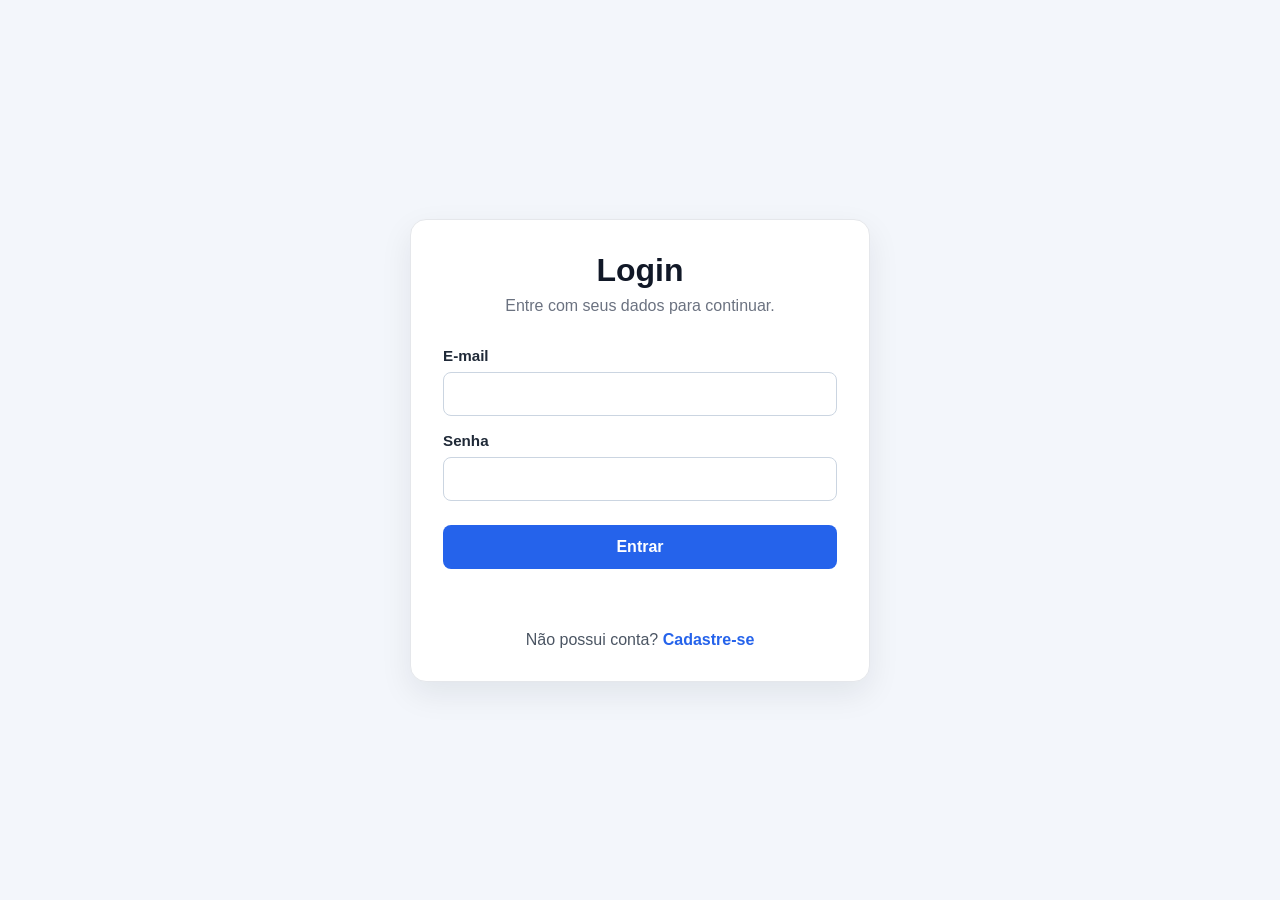
<file: login-cadastro/index.html>
<!DOCTYPE html>
<html lang="pt-BR">
<head>
  <meta charset="UTF-8">
  <meta name="viewport" content="width=device-width, initial-scale=1.0">
  <title>Login</title>
  <link rel="stylesheet" href="css/style.css">
</head>
<body>
  <main class="card">
    <h1>Login</h1>
    <p class="subtitle">Entre com seus dados para continuar.</p>

    <form id="loginForm" novalidate>
      <label for="email">E-mail</label>
      <input type="email" id="email" name="email" autocomplete="email" required>

      <label for="senha">Senha</label>
      <input type="password" id="senha" name="senha" autocomplete="current-password" required>

      <button type="submit">Entrar</button>
      <p id="mensagem" class="mensagem" role="alert"></p>
    </form>

    <p class="link-text">Não possui conta? <a href="cadastro.html">Cadastre-se</a></p>
  </main>
  <script src="js/login.js"></script>
</body>
</html>
</file>
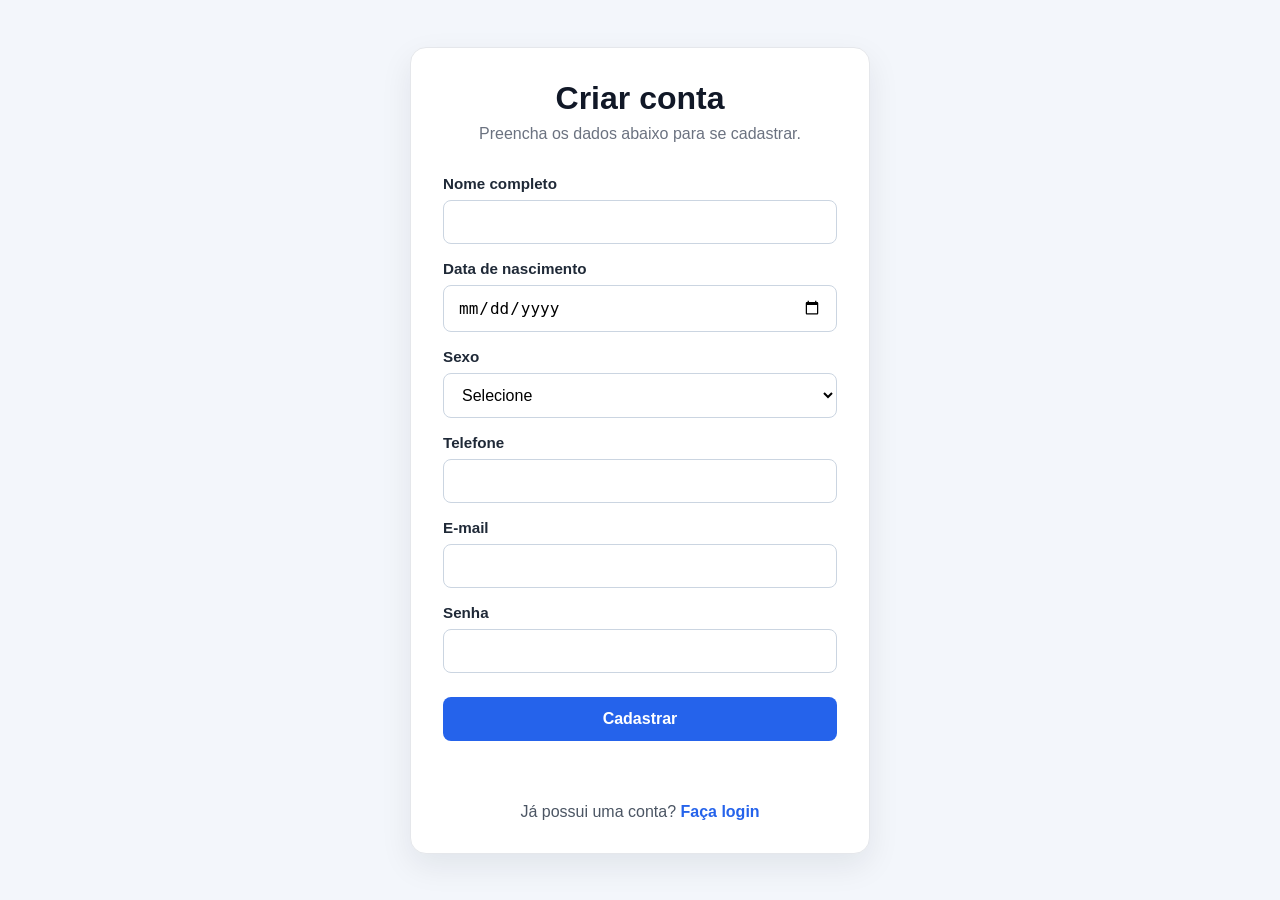
<file: login-cadastro/cadastro.html>
<!DOCTYPE html>
<html lang="pt-BR">
<head>
  <meta charset="UTF-8">
  <meta name="viewport" content="width=device-width, initial-scale=1.0">
  <title>Cadastro</title>
  <link rel="stylesheet" href="css/style.css">
</head>
<body>
  <main class="card">
    <h1>Criar conta</h1>
    <p class="subtitle">Preencha os dados abaixo para se cadastrar.</p>

    <form id="cadastroForm" novalidate>
      <label for="nome">Nome completo</label>
      <input type="text" id="nome" name="nome" minlength="3" autocomplete="name" required>

      <label for="nascimento">Data de nascimento</label>
      <input type="date" id="nascimento" name="nascimento" required>

      <label for="sexo">Sexo</label>
      <select id="sexo" name="sexo" required>
        <option value="">Selecione</option>
        <option value="Masculino">Masculino</option>
        <option value="Feminino">Feminino</option>
        <option value="Outro">Outro</option>
      </select>

      <label for="telefone">Telefone</label>
      <input type="tel" id="telefone" name="telefone" inputmode="numeric" maxlength="11" required>

      <label for="email">E-mail</label>
      <input type="email" id="email" name="email" autocomplete="email" required>

      <label for="senha">Senha</label>
      <input type="password" id="senha" name="senha" minlength="6" autocomplete="new-password" required>

      <button type="submit">Cadastrar</button>
      <p id="mensagem" class="mensagem" role="alert"></p>
    </form>

    <p class="link-text">Já possui uma conta? <a href="index.html">Faça login</a></p>
  </main>
  <script src="js/cadastro.js"></script>
</body>
</html>
</file>
<file: login-cadastro/css/style.css>
* { box-sizing: border-box; }

body {
  min-height: 100vh;
  margin: 0;
  display: flex;
  align-items: center;
  justify-content: center;
  padding: 24px;
  background: #f3f6fb;
  color: #1f2937;
  font-family: Arial, Helvetica, sans-serif;
}

.card {
  width: min(100%, 460px);
  padding: 32px;
  background: #ffffff;
  border: 1px solid #e5e7eb;
  border-radius: 16px;
  box-shadow: 0 12px 32px rgba(15, 23, 42, 0.08);
}

h1 { margin: 0 0 8px; text-align: center; color: #111827; }
.subtitle { margin: 0 0 24px; text-align: center; color: #6b7280; }

form { display: grid; gap: 8px; }
label { margin-top: 8px; font-weight: 700; font-size: 0.95rem; }
input, select {
  width: 100%;
  padding: 12px 14px;
  border: 1px solid #cbd5e1;
  border-radius: 8px;
  font-size: 1rem;
  background: #fff;
}
input:focus, select:focus { outline: 3px solid #bfdbfe; border-color: #2563eb; }
button {
  margin-top: 16px;
  padding: 13px;
  border: 0;
  border-radius: 8px;
  background: #2563eb;
  color: #fff;
  font-size: 1rem;
  font-weight: 700;
  cursor: pointer;
}
button:hover { background: #1d4ed8; }
button:disabled { opacity: 0.65; cursor: wait; }

.mensagem { min-height: 22px; margin: 10px 0 0; text-align: center; font-weight: 700; }
.mensagem.sucesso { color: #15803d; }
.mensagem.erro { color: #b91c1c; }
.link-text { margin: 22px 0 0; text-align: center; color: #4b5563; }
a { color: #2563eb; font-weight: 700; text-decoration: none; }
a:hover { text-decoration: underline; }

@media (max-width: 480px) {
  body { padding: 12px; }
  .card { padding: 24px 18px; }
}
</file>
